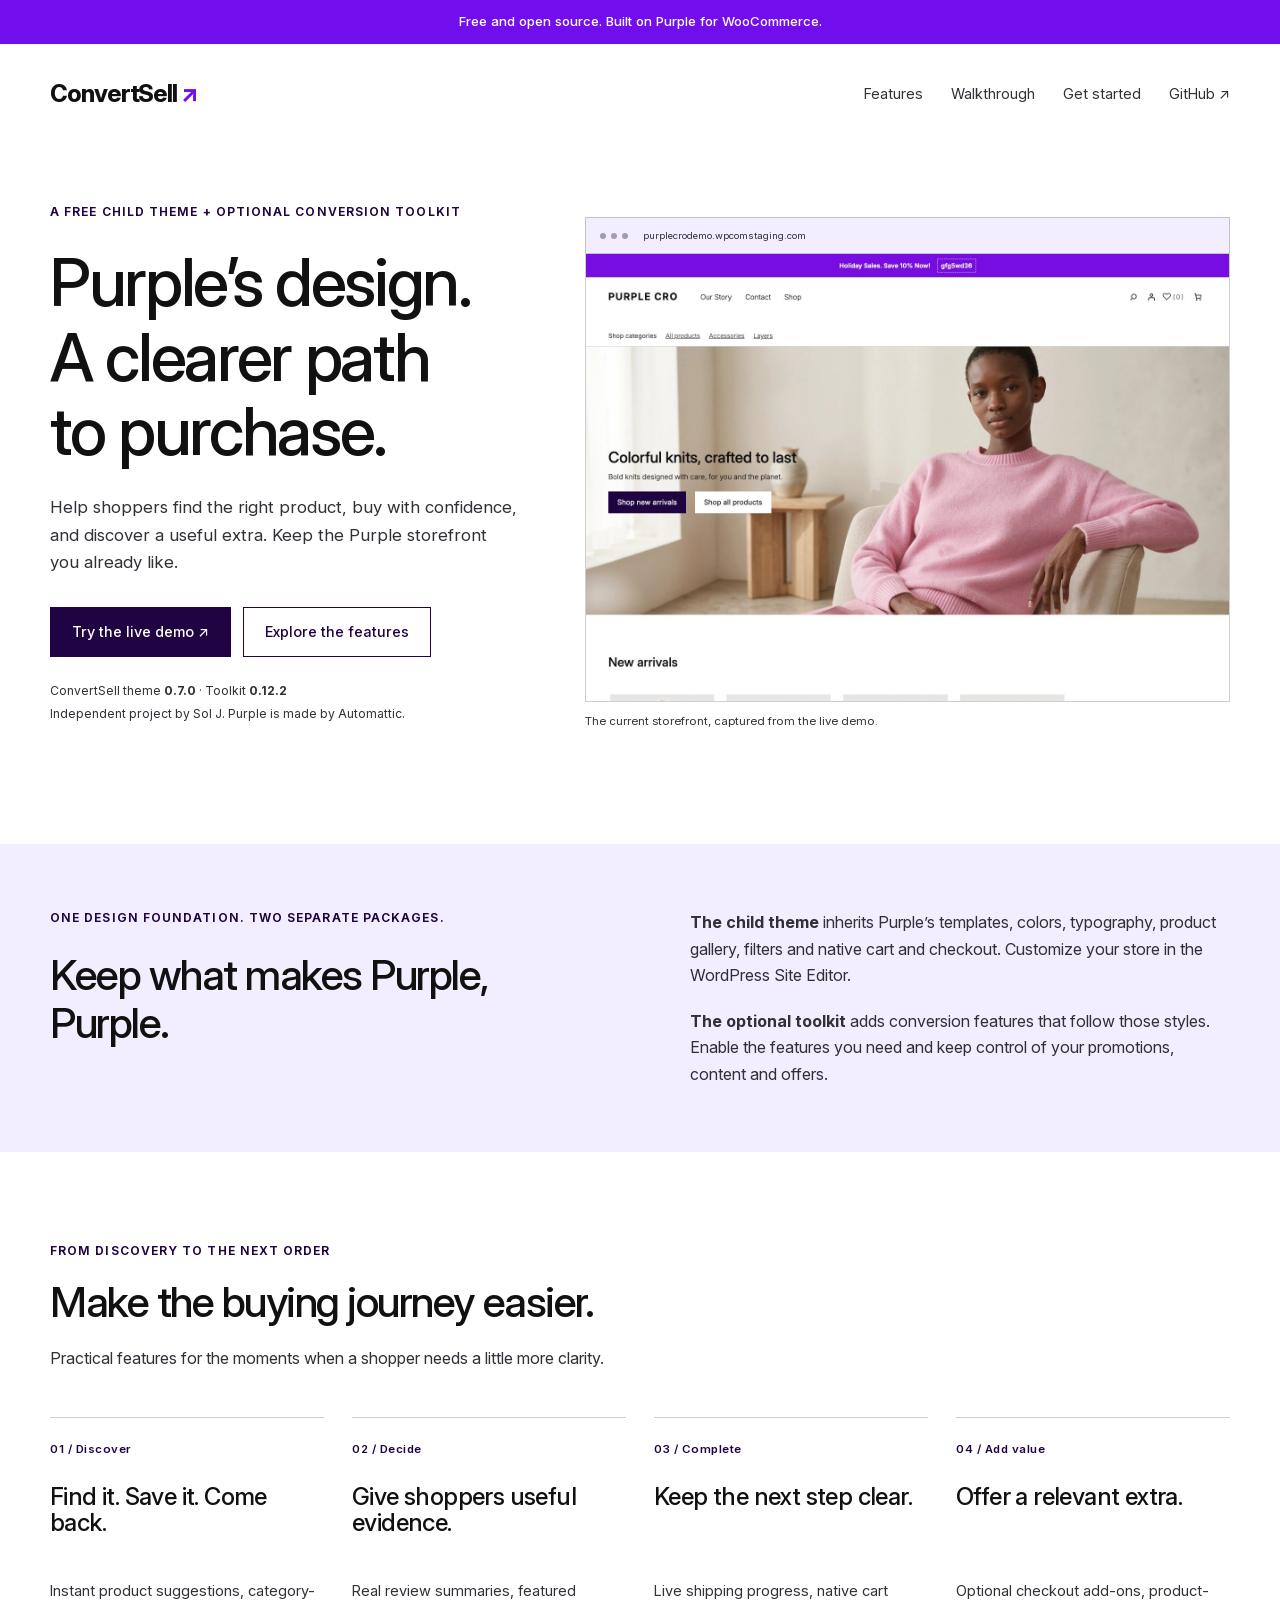
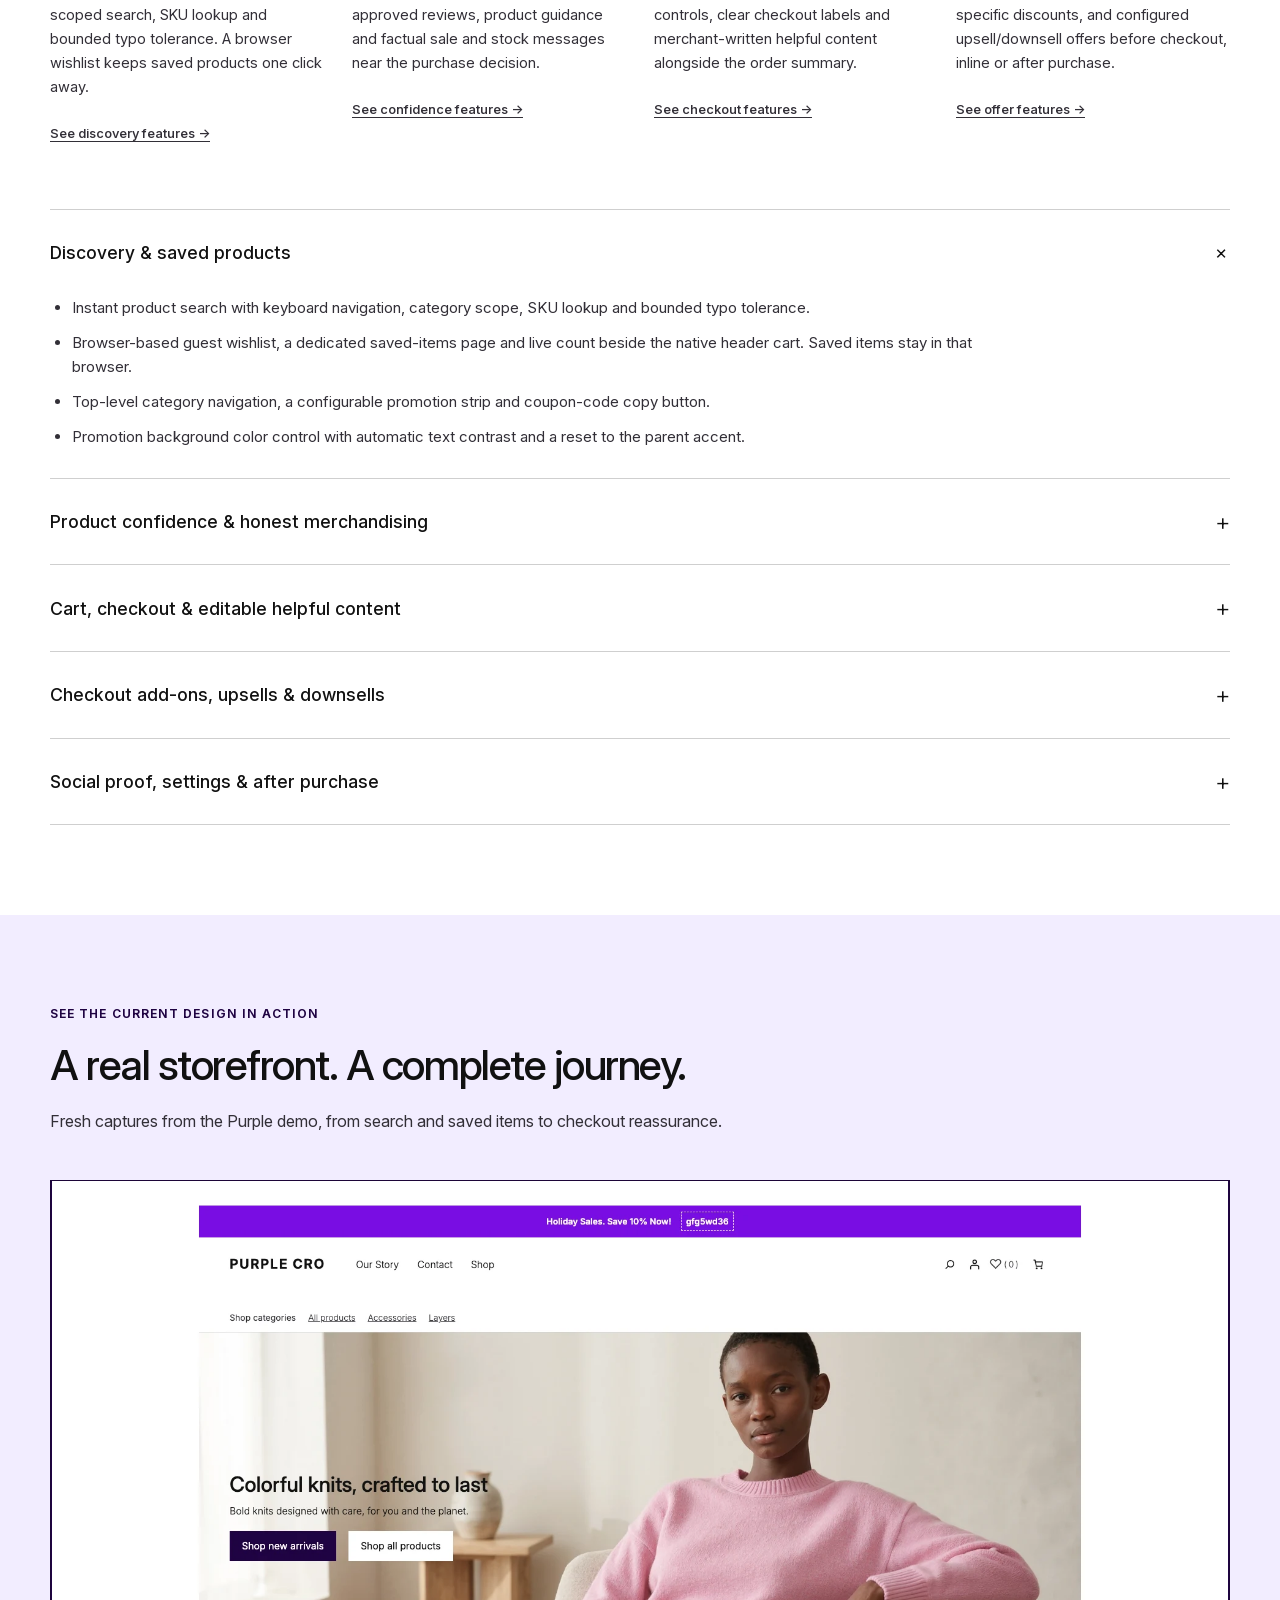
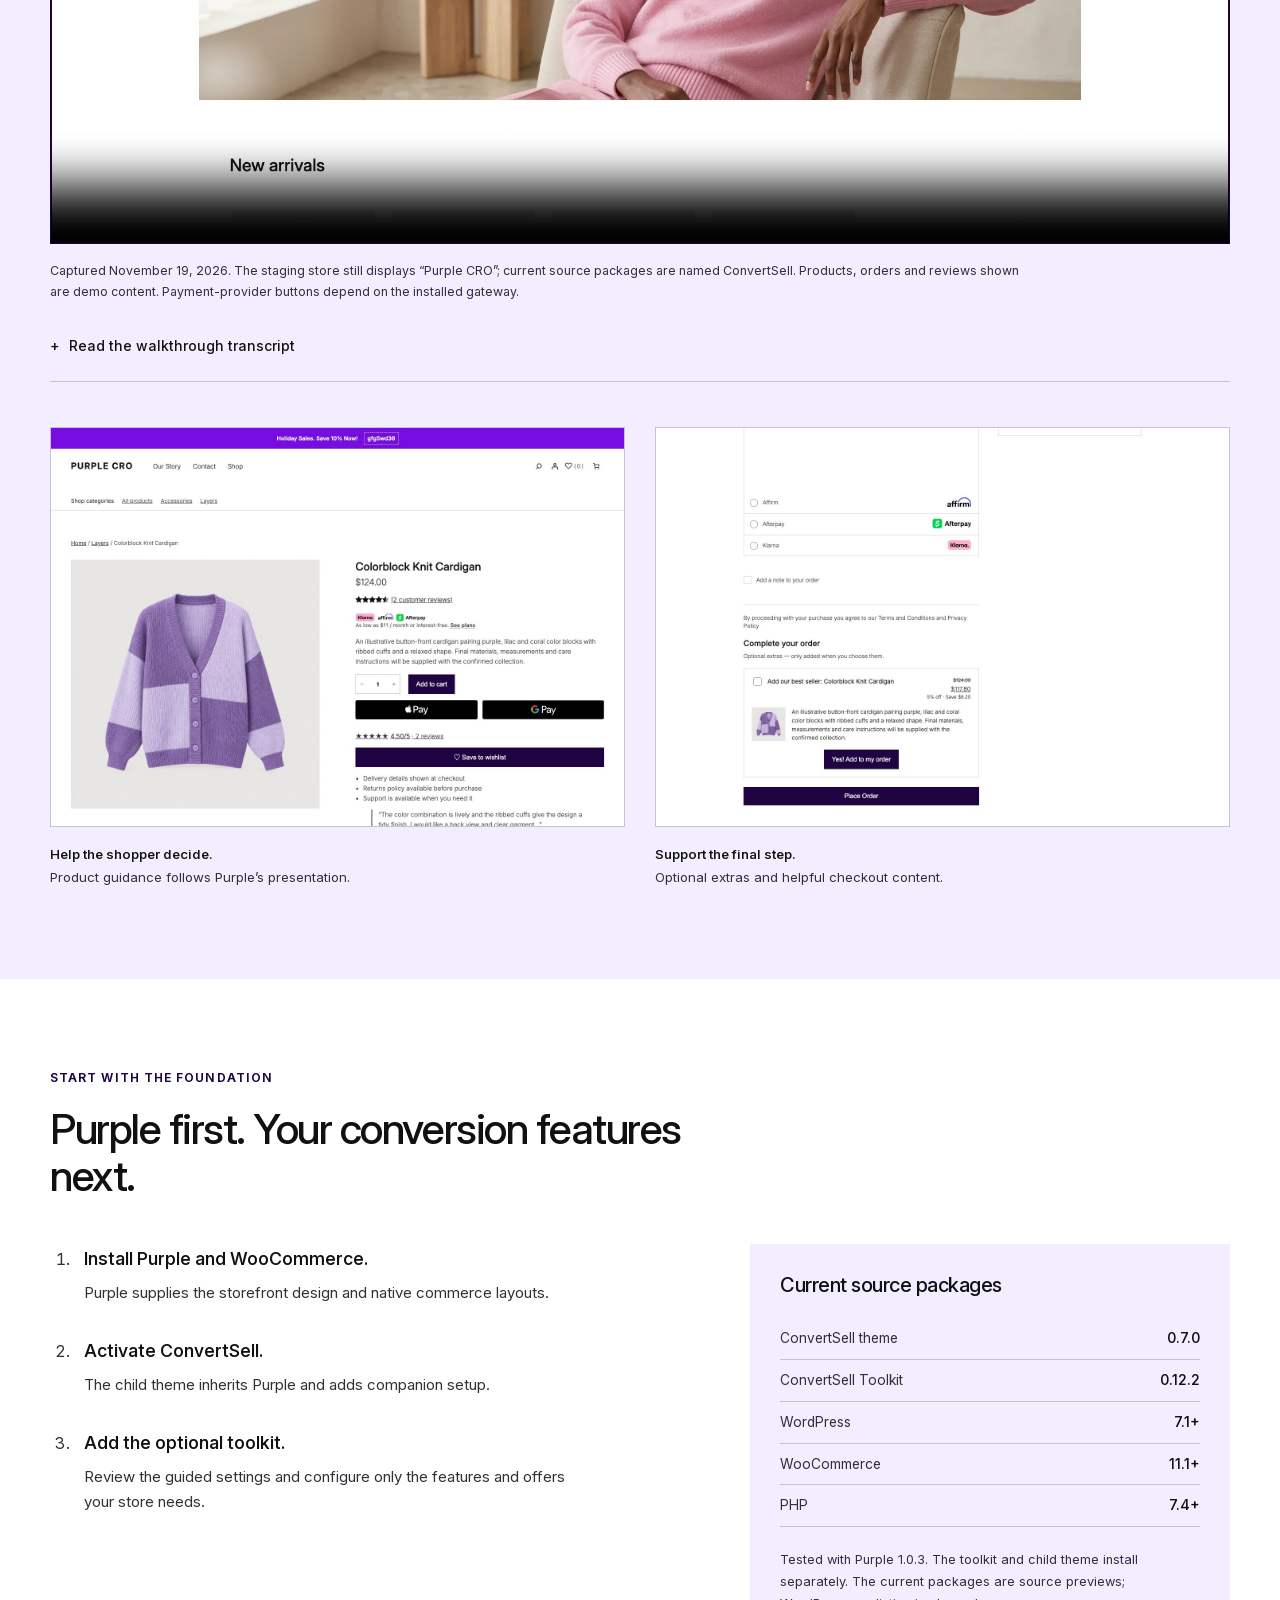
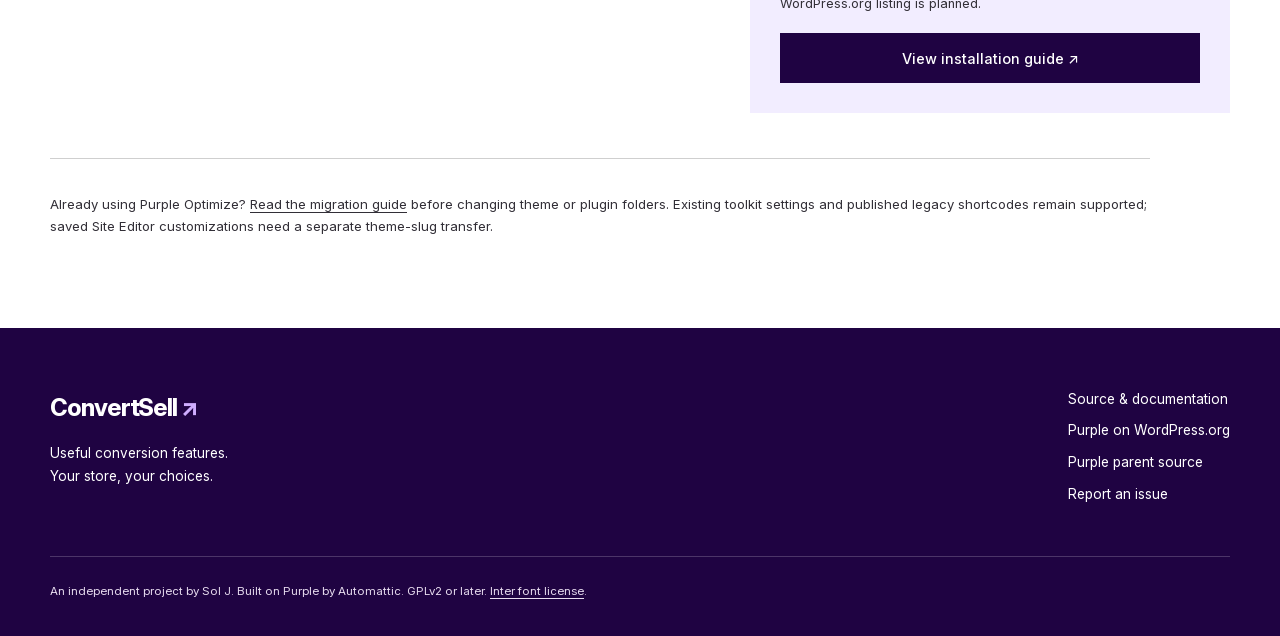
<file: docs/demo/index.html>
<!doctype html>
<html lang="en">
<head>
  <meta charset="utf-8">
  <meta name="viewport" content="width=device-width, initial-scale=1">
  <title>ConvertSell — keep Purple, improve the shopping journey</title>
  <meta name="description" content="A free child theme for Purple with an optional WooCommerce conversion toolkit. Explore instant search, wishlists, checkout add-ons, reviews and optional offers.">
  <meta name="theme-color" content="#1f0342">
  <link rel="icon" href="assets/favicon.svg" type="image/svg+xml">
  <link rel="preload" href="assets/InterVariable.woff2" as="font" type="font/woff2" crossorigin>
  <link rel="stylesheet" href="styles.css">
</head>
<body>
  <a class="skip-link" href="#main">Skip to content</a>
  <div class="announcement">Free and open source. Built on Purple for WooCommerce.</div>
  <header class="site-header wrap">
    <a class="wordmark" href="./" aria-label="ConvertSell home">ConvertSell<span aria-hidden="true">↗</span></a>
    <nav aria-label="Main navigation"><a href="#features">Features</a><a href="#walkthrough">Walkthrough</a><a href="#setup">Get started</a><a href="https://github.com/solstudioim/convertsell">GitHub ↗</a></nav>
  </header>
  <main id="main" tabindex="-1">
    <section class="hero wrap" aria-labelledby="hero-title">
      <div class="hero-copy">
        <p class="eyebrow">A free child theme + optional conversion toolkit</p>
        <h1 id="hero-title">Purple’s design.<br>A clearer path<br>to purchase.</h1>
        <p class="lead">Help shoppers find the right product, buy with confidence, and discover a useful extra. Keep the Purple storefront you already like.</p>
        <div class="actions"><a class="button" href="https://purplecrodemo.wpcomstaging.com/">Try the live demo ↗</a><a class="button secondary" href="#features">Explore the features</a></div>
        <p class="hero-note">ConvertSell theme <strong>0.7.0</strong> · Toolkit <strong>0.12.2</strong><br>Independent project by Sol J. Purple is made by Automattic.</p>
      </div>
      <figure class="hero-image">
        <div class="browser-bar" aria-hidden="true"><span></span><span></span><span></span><i>purplecrodemo.wpcomstaging.com</i></div>
        <a href="assets/screenshots/home.jpg" aria-label="Open the full-size current Purple storefront screenshot"><img src="assets/screenshots/home.jpg" width="1440" height="1000" alt="Current demo storefront with Purple’s white layout, purple buttons, category navigation and knitwear collection." fetchpriority="high"></a>
        <figcaption>The current storefront, captured from the live demo.</figcaption>
      </figure>
    </section>
    <section class="foundation" aria-labelledby="foundation-title"><div class="wrap foundation-grid">
      <div><p class="eyebrow">One design foundation. Two separate packages.</p><h2 id="foundation-title">Keep what makes Purple, Purple.</h2></div>
      <div><p><strong>The child theme</strong> inherits Purple’s templates, colors, typography, product gallery, filters and native cart and checkout. Customize your store in the WordPress Site Editor.</p><p><strong>The optional toolkit</strong> adds conversion features that follow those styles. Enable the features you need and keep control of your promotions, content and offers.</p></div>
    </div></section>
    <section id="features" class="section wrap" aria-labelledby="features-title">
      <div class="section-heading"><p class="eyebrow">From discovery to the next order</p><h2 id="features-title">Make the buying journey easier.</h2><p>Practical features for the moments when a shopper needs a little more clarity.</p></div>
      <div class="feature-grid">
        <article><span class="feature-number">01 / Discover</span><h3>Find it. Save it. Come back.</h3><p>Instant product suggestions, category-scoped search, SKU lookup and bounded typo tolerance. A browser wishlist keeps saved products one click away.</p><a href="#discovery">See discovery features →</a></article>
        <article><span class="feature-number">02 / Decide</span><h3>Give shoppers useful evidence.</h3><p>Real review summaries, featured approved reviews, product guidance and factual sale and stock messages near the purchase decision.</p><a href="#confidence">See confidence features →</a></article>
        <article><span class="feature-number">03 / Complete</span><h3>Keep the next step clear.</h3><p>Live shipping progress, native cart controls, clear checkout labels and merchant-written helpful content alongside the order summary.</p><a href="#checkout">See checkout features →</a></article>
        <article><span class="feature-number">04 / Add value</span><h3>Offer a relevant extra.</h3><p>Optional checkout add-ons, product-specific discounts, and configured upsell/downsell offers before checkout, inline or after purchase.</p><a href="#offers">See offer features →</a></article>
      </div>
      <div class="feature-details">
        <details id="discovery" open><summary><span>Discovery &amp; saved products</span><span aria-hidden="true">+</span></summary><ul>
          <li>Instant product search with keyboard navigation, category scope, SKU lookup and bounded typo tolerance.</li>
          <li>Browser-based guest wishlist, a dedicated saved-items page and live count beside the native header cart. Saved items stay in that browser.</li>
          <li>Top-level category navigation, a configurable promotion strip and coupon-code copy button.</li>
          <li>Promotion background color control with automatic text contrast and a reset to the parent accent.</li>
        </ul></details>
        <details id="confidence"><summary><span>Product confidence &amp; honest merchandising</span><span aria-hidden="true">+</span></summary><ul>
          <li>Real product review averages and counts, a featured approved review, and configurable purchase reassurance.</li>
          <li>Sale percentages calculated from actual catalog prices; low-stock messages based on WooCommerce inventory.</li>
          <li>Sale countdowns only when a real sale end is scheduled. Configured offers can have their own discount and duration.</li>
          <li>Desktop sticky add-to-cart. On mobile, the product sticky bar is hidden; optional sticky controls enhance the native cart and checkout actions.</li>
          <li>A product-content readiness checklist for images and descriptions, plus policy/footer links.</li>
        </ul></details>
        <details id="checkout"><summary><span>Cart, checkout &amp; editable helpful content</span><span aria-hidden="true">+</span></summary><ul>
          <li>Native mini-cart opening after a product is added, and shipping progress that follows live cart totals.</li>
          <li>Visible Required/Optional field labels and factual checkout guidance.</li>
          <li>Publish helpful checkout content with WordPress core blocks: headings, text, images, columns, lists and buttons. Draft content stays hidden.</li>
          <li>Selected native product reviews in static cards or an accessible rotator. Verified-owner labels follow WooCommerce records; autoplay is optional.</li>
          <li>Checkout add-ons and helpful content target the WooCommerce Checkout block, rather than the legacy checkout shortcode.</li>
        </ul></details>
        <details id="offers"><summary><span>Checkout add-ons, upsells &amp; downsells</span><span aria-hidden="true">+</span></summary><ul>
          <li>Up to four optional product add-ons above Place order. Nothing is preselected; cart totals update without clearing entered details.</li>
          <li>Optional percentage discounts on each add-on, with catalog-backed prices, clear savings labels and retained accepted prices.</li>
          <li>Configured upsell/downsell offers in three placements: full-page before checkout, passive inline before Place order, or after purchase.</li>
          <li>Offer decisions apply to the current cart and configuration for guests and signed-in shoppers. Changed carts can be reconsidered; accepted offers are not repeatedly added.</li>
          <li>Post-purchase acceptance starts a separate checkout and order. It does not silently recharge or modify the completed order.</li>
        </ul></details>
        <details id="control"><summary><span>Social proof, settings &amp; after purchase</span><span aria-hidden="true">+</span></summary><ul>
          <li>Recent-purchase proof uses eligible WooCommerce orders. It defaults to off and anonymous; displaying names is a separate privacy choice.</li>
          <li>Review shortcodes have independent selections, rating filters, attribution choices and previews.</li>
          <li>A post-purchase account invitation lets shoppers create an account after checkout.</li>
          <li>Guided settings for Storefront, Product pages, Cart &amp; checkout, Offers and Social proof. Section saves retain unrelated settings.</li>
          <li>No fabricated purchases, viewer counts or stock numbers. Feature availability is not a promise of a measured conversion lift.</li>
        </ul></details>
      </div>
    </section>
    <section id="walkthrough" class="section walkthrough" aria-labelledby="walkthrough-title"><div class="wrap">
      <div class="section-heading"><p class="eyebrow">See the current design in action</p><h2 id="walkthrough-title">A real storefront. A complete journey.</h2><p>Fresh captures from the Purple demo, from search and saved items to checkout reassurance.</p></div>
      <video controls playsinline preload="none" poster="assets/convertsell-demo-poster.webp" aria-label="ConvertSell storefront and conversion features walkthrough" aria-describedby="capture-note"><source src="assets/convertsell-demo.mp4" type="video/mp4">Your browser does not support this video. Read the walkthrough transcript below.</video>
      <p id="capture-note" class="caption">Captured November 19, 2026. The staging store still displays “Purple CRO”; current source packages are named ConvertSell. Products, orders and reviews shown are demo content. Payment-provider buttons depend on the installed gateway.</p>
      <details class="transcript"><summary>Read the walkthrough transcript</summary><ol id="storyboard">
        <li>Purple’s white storefront, typography and purple purchase buttons stay familiar.</li>
        <li>Category navigation and native catalog filters help shoppers explore the range.</li>
        <li>Instant search offers matching products as the shopper types.</li>
        <li>Review summaries and purchase guidance sit near the product’s buy button.</li>
        <li>A saved product appears on the browser wishlist with a live header count.</li>
        <li>The native mini-cart opens after an item is added.</li>
        <li>The cart shows shipping progress alongside the native checkout action.</li>
        <li>A configured upsell gives the shopper a clear accept or decline decision.</li>
        <li>Choose before-checkout, inline or post-purchase offers, with an optional downsell. This is a feature explanation card.</li>
        <li>Optional checkout add-ons show the configured products and current prices.</li>
        <li>Published helpful content and selected reviews add context beside the order summary.</li>
        <li>The mobile checkout retains the native purchase control.</li>
        <li>Post-purchase offers use a separate checkout; the completed order stays unchanged.</li>
        <li>ConvertSell and its optional toolkit are separate, free GPL packages built on Purple.</li>
      </ol></details>
      <div class="screenshot-grid">
        <figure><a href="assets/screenshots/product.jpg"><img src="assets/screenshots/product.jpg" width="1440" height="1000" alt="Purple product page with a knit cardigan, native purchase controls, wishlist, reviews and reassurance." loading="lazy"></a><figcaption><strong>Help the shopper decide.</strong> Product guidance follows Purple’s presentation.</figcaption></figure>
        <figure><a href="assets/screenshots/checkout.jpg"><img src="assets/screenshots/checkout.jpg" width="1440" height="1000" alt="Current checkout showing the order summary and optional conversion content in Purple’s design." loading="lazy"></a><figcaption><strong>Support the final step.</strong> Optional extras and helpful checkout content.</figcaption></figure>
      </div>
    </div></section>
    <section id="setup" class="section wrap" aria-labelledby="setup-title">
      <div class="section-heading"><p class="eyebrow">Start with the foundation</p><h2 id="setup-title">Purple first. Your conversion features next.</h2></div>
      <div class="setup-grid">
        <ol class="steps"><li><strong>Install Purple and WooCommerce.</strong><p>Purple supplies the storefront design and native commerce layouts.</p></li><li><strong>Activate ConvertSell.</strong><p>The child theme inherits Purple and adds companion setup.</p></li><li><strong>Add the optional toolkit.</strong><p>Review the guided settings and configure only the features and offers your store needs.</p></li></ol>
        <aside class="requirements"><h3>Current source packages</h3><dl><div><dt>ConvertSell theme</dt><dd>0.7.0</dd></div><div><dt>ConvertSell Toolkit</dt><dd>0.12.2</dd></div><div><dt>WordPress</dt><dd>7.1+</dd></div><div><dt>WooCommerce</dt><dd>11.1+</dd></div><div><dt>PHP</dt><dd>7.4+</dd></div></dl><p>Tested with Purple 1.0.3. The toolkit and child theme install separately. The current packages are source previews; WordPress.org listing is planned.</p><a class="button" href="https://github.com/solstudioim/convertsell#installation">View installation guide ↗</a></aside>
      </div>
      <p class="migration-note">Already using Purple Optimize? <a href="https://github.com/solstudioim/convertsell/blob/main/docs/convertsell-migration.md">Read the migration guide</a> before changing theme or plugin folders. Existing toolkit settings and published legacy shortcodes remain supported; saved Site Editor customizations need a separate theme-slug transfer.</p>
    </section>
  </main>
  <footer class="site-footer"><div class="wrap footer-inner"><div><a class="wordmark" href="./">ConvertSell<span aria-hidden="true">↗</span></a><p>Useful conversion features.<br>Your store, your choices.</p></div><nav aria-label="Project links"><a href="https://github.com/solstudioim/convertsell">Source &amp; documentation</a><a href="https://wordpress.org/themes/purple/">Purple on WordPress.org</a><a href="https://github.com/woocommerce/woocommerce/tree/trunk/themes/purple">Purple parent source</a><a href="https://github.com/solstudioim/convertsell/issues">Report an issue</a></nav><p class="legal">An independent project by Sol J. Built on Purple by Automattic. GPLv2 or later. <a href="assets/OFL-Inter.txt">Inter font license</a>.</p></div></footer>
</body>
</html>
</file>
<file: docs/demo/styles.css>
@font-face {
  font-family: Inter;
  src: url("assets/InterVariable.woff2") format("woff2");
  font-style: normal;
  font-weight: 100 900;
  font-display: swap;
}
:root {
  --base: #FFFFFF;
  --ink: #111111;
  --muted: #322f37;
  --primary: #1f0342;
  --soft: #f2edff;
  --accent: #720eec;
  --border: rgba(17, 17, 17, .2);
  color: var(--muted);
  background: var(--base);
  font: 400 16px/1.65 Inter, system-ui, -apple-system, "Segoe UI", sans-serif;
  scroll-behavior: smooth;
  scroll-padding-top: 2rem;
}
* { box-sizing: border-box; }
body { margin: 0; }
img, video { display: block; max-width: 100%; height: auto; }
a { color: inherit; text-underline-offset: .22em; }
a:focus-visible, summary:focus-visible, video:focus-visible { outline: 3px solid var(--accent); outline-offset: 5px; }
h1, h2, h3 { color: var(--ink); font-weight: 500; line-height: 1.12; letter-spacing: -.035em; margin: 0; }
h1 { font-size: clamp(2.75rem, 5.2vw, 4.75rem); }
h2 { font-size: clamp(2rem, 3.3vw, 3rem); }
h3 { font-size: 1.5rem; letter-spacing: -.025em; }
p { margin: 0 0 1.2rem; }
.wrap { width: min(100% - 100px, 1340px); margin-inline: auto; }
.skip-link { position: absolute; left: 20px; top: -100px; z-index: 10; background: var(--primary); color: #fff; padding: 12px 20px; }
.skip-link:focus { top: 12px; }
.announcement { text-align: center; background: var(--accent); color: #fff; padding: 11px 20px; font-size: .82rem; font-weight: 500; }
.site-header { display: flex; align-items: center; justify-content: space-between; gap: 2rem; padding-block: 30px; }
.wordmark { font-size: 1.5rem; color: var(--ink); font-weight: 750; letter-spacing: -.045em; text-decoration: none; white-space: nowrap; }
.wordmark span { color: var(--accent); margin-left: 4px; }
.site-header nav { display: flex; gap: 28px; font-size: .9rem; }
.site-header nav a { text-decoration: none; }
.site-header nav a:hover { text-decoration: underline; }
.hero { display: grid; grid-template-columns: .9fr 1.2fr; gap: clamp(30px, 4vw, 70px); align-items: center; padding-block: 60px 100px; }
.eyebrow { font-size: .75rem; line-height: 1.5; text-transform: uppercase; font-weight: 650; letter-spacing: .09em; color: var(--primary); margin: 0 0 24px; }
.lead { font-size: 1.05rem; max-width: 470px; margin-top: 25px; }
.actions { display: flex; flex-wrap: wrap; gap: 12px; margin-block: 30px 22px; }
.button { display: inline-flex; justify-content: center; align-items: center; gap: 15px; min-height: 50px; padding: 12px 21px; background: var(--primary); color: #fff; text-decoration: none; font-size: .9rem; line-height: 1.5; font-weight: 500; border: 1px solid var(--primary); }
.button:hover { background: var(--accent); border-color: var(--accent); }
.button.secondary { background: #fff; color: var(--primary); }
.button.secondary:hover { background: var(--soft); }
.hero-note { font-size: .76rem; line-height: 1.9; }
figure { margin: 0; }
.hero-image { min-width: 0; }
.hero-image > a { display: block; border: 1px solid var(--border); border-top: 0; }
.browser-bar { display: flex; align-items: center; gap: 5px; background: var(--soft); border: 1px solid var(--border); padding: 10px 14px; }
.browser-bar > span { width: 6px; height: 6px; border-radius: 50%; background: #a79aaa; }
.browser-bar i { font-size: .6rem; font-style: normal; margin-left: 10px; overflow: hidden; text-overflow: ellipsis; white-space: nowrap; }
.hero-image figcaption { font-size: .72rem; margin-top: 10px; }
.foundation { background: var(--soft); padding: 65px 0; }
.foundation-grid { display: grid; grid-template-columns: 1fr 1fr; gap: 100px; }
.foundation-grid h2 { max-width: 450px; }
.foundation-grid p:last-child { margin-bottom: 0; }
.section { padding-block: 90px; }
.section-heading { max-width: 720px; margin-bottom: 45px; }
.section-heading .eyebrow { margin-bottom: 18px; }
.section-heading > p:last-child { margin-top: 20px; }
.feature-grid { display: grid; grid-template-columns: repeat(4, minmax(0, 1fr)); gap: 28px; margin-bottom: 60px; }
.feature-grid article { padding-top: 22px; border-top: 1px solid var(--border); }
.feature-number { display: block; color: var(--primary); font-size: .72rem; font-weight: 600; letter-spacing: .045em; margin-bottom: 25px; }
.feature-grid h3 { font-size: 1.5rem; min-height: 3.3em; }
.feature-grid p { font-size: .91rem; margin-top: 16px; }
.feature-grid a { display: inline-block; padding-block: 5px; font-size: .8rem; font-weight: 550; }
.feature-details { border-top: 1px solid var(--border); }
details { border-bottom: 1px solid var(--border); scroll-margin-top: 20px; }
summary { cursor: pointer; display: flex; align-items: center; justify-content: space-between; gap: 20px; padding: 23px 0; color: var(--ink); font-size: 1.1rem; font-weight: 500; list-style: none; }
summary::-webkit-details-marker { display: none; }
summary > span[aria-hidden] { font-size: 1.5rem; font-weight: 300; transition: transform .15s; }
details[open] > summary > span[aria-hidden] { transform: rotate(45deg); }
details ul { margin: 0 0 28px; padding-left: 22px; max-width: 940px; font-size: .94rem; }
details li + li { margin-top: 10px; }
.walkthrough { background: var(--soft); }
video { width: 100%; background: var(--primary); border: 1px solid var(--border); aspect-ratio: 16/9; }
.caption { font-size: .77rem; line-height: 1.7; margin: 17px 0 10px; max-width: 980px; }
.transcript summary { font-size: .87rem; justify-content: flex-start; gap: 10px; }
.transcript summary:before { content: "+"; }
.transcript[open] summary:before { content: "−"; }
.transcript ol { font-size: .85rem; padding-left: 22px; max-width: 900px; margin: 0 0 25px; }
.screenshot-grid { display: grid; grid-template-columns: 1fr 1fr; gap: 30px; margin-top: 45px; }
.screenshot-grid img { border: 1px solid var(--border); }
.screenshot-grid figcaption { font-size: .83rem; line-height: 1.7; margin-top: 16px; }
.screenshot-grid figcaption strong { display: block; font-weight: 550; color: var(--ink); }
.setup-grid { display: grid; grid-template-columns: 1fr .8fr; gap: 100px; align-items: start; }
.steps { padding: 0 0 0 24px; margin: 0; }
.steps li { padding-left: 10px; }
.steps li + li { margin-top: 30px; }
.steps strong { font-size: 1.1rem; color: var(--ink); font-weight: 550; }
.steps p { font-size: .94rem; margin-top: 8px; max-width: 500px; }
.requirements { padding: 30px; background: var(--soft); }
.requirements h3 { font-size: 1.25rem; }
.requirements dl { margin: 22px 0; }
.requirements dl > div { display: flex; justify-content: space-between; gap: 20px; padding-block: 9px; border-bottom: 1px solid var(--border); font-size: .86rem; }
.requirements dd { margin: 0; font-weight: 550; color: var(--ink); }
.requirements p { font-size: .8rem; line-height: 1.7; }
.requirements .button { width: 100%; }
.migration-note { font-size: .82rem; padding-top: 35px; border-top: 1px solid var(--border); margin: 45px 0 0; max-width: 1100px; }
.site-footer { background: var(--primary); color: #fff; padding-block: 60px 35px; }
.footer-inner { display: grid; grid-template-columns: 1fr 1fr; gap: 35px; }
.site-footer .wordmark { color: #fff; }
.site-footer .wordmark span { color: #cfadff; }
.site-footer p { font-size: .85rem; margin-top: 15px; }
.site-footer nav { display: grid; gap: 8px; font-size: .86rem; justify-self: end; }
.site-footer nav a { text-decoration: none; }
.site-footer nav a:hover { text-decoration: underline; }
.site-footer .legal { grid-column: 1/-1; border-top: 1px solid #fff3; padding-top: 25px; font-size: .72rem; margin-bottom: 0; color: #e7dcef; }
@media (max-width: 1080px) {
  .wrap { width: calc(100% - 60px); }
  .hero { grid-template-columns: 1fr 1fr; gap: 30px; }
  h1 { font-size: 3.1rem; }
  .foundation-grid, .setup-grid { gap: 50px; }
  .feature-grid { grid-template-columns: repeat(2, minmax(0, 1fr)); gap: 35px; }
  .feature-grid h3 { min-height: 0; }
}
@media (max-width: 720px) {
  .wrap { width: calc(100% - 40px); }
  .announcement { font-size: .7rem; padding: 9px 15px; }
  .site-header { padding-block: 23px; align-items: flex-start; gap: 15px; flex-wrap: wrap; }
  .wordmark { font-size: 1.4rem; }
  .site-header nav { gap: 18px; font-size: .75rem; flex-wrap: wrap; }
  .hero { grid-template-columns: 1fr; padding-block: 35px 55px; gap: 25px; }
  h1 { font-size: clamp(2.7rem, 10.5vw, 4rem); }
  .hero .eyebrow { font-size: .67rem; margin-bottom: 20px; }
  .lead { font-size: .98rem; }
  .hero-note { font-size: .7rem; }
  .hero-image figcaption { font-size: .69rem; }
  .foundation { padding-block: 45px; }
  .foundation-grid, .setup-grid { grid-template-columns: 1fr; gap: 30px; }
  .foundation-grid p { font-size: .94rem; }
  .section { padding-block: 55px; }
  .section-heading { margin-bottom: 30px; }
  .section-heading > p:last-child { font-size: .94rem; }
  .feature-grid { gap: 30px 20px; margin-bottom: 35px; }
  .feature-grid h3 { font-size: 1.28rem; }
  .feature-grid p { font-size: .83rem; }
  .feature-grid a { font-size: .73rem; }
  .feature-number { font-size: .64rem; margin-bottom: 18px; }
  .feature-details summary { font-size: .96rem; padding-block: 20px; }
  .feature-details ul { font-size: .86rem; }
  .screenshot-grid { grid-template-columns: 1fr; gap: 30px; margin-top: 30px; }
  .caption { font-size: .71rem; }
  .requirements { padding: 23px; }
  .migration-note { font-size: .76rem; }
  .site-footer { padding-top: 40px; }
  .footer-inner { grid-template-columns: 1fr; gap: 20px; }
  .site-footer nav { justify-self: start; }
  .actions { margin-top: 25px; }
  .actions .button { font-size: .8rem; padding: 11px 15px; }
}
@media (max-width: 360px) { .feature-grid { grid-template-columns: 1fr; } .site-header nav { gap: 12px; } .actions { flex-direction: column; } }
@media (prefers-reduced-motion: reduce) { :root { scroll-behavior: auto; } * { transition: none !important; } }
</file>
